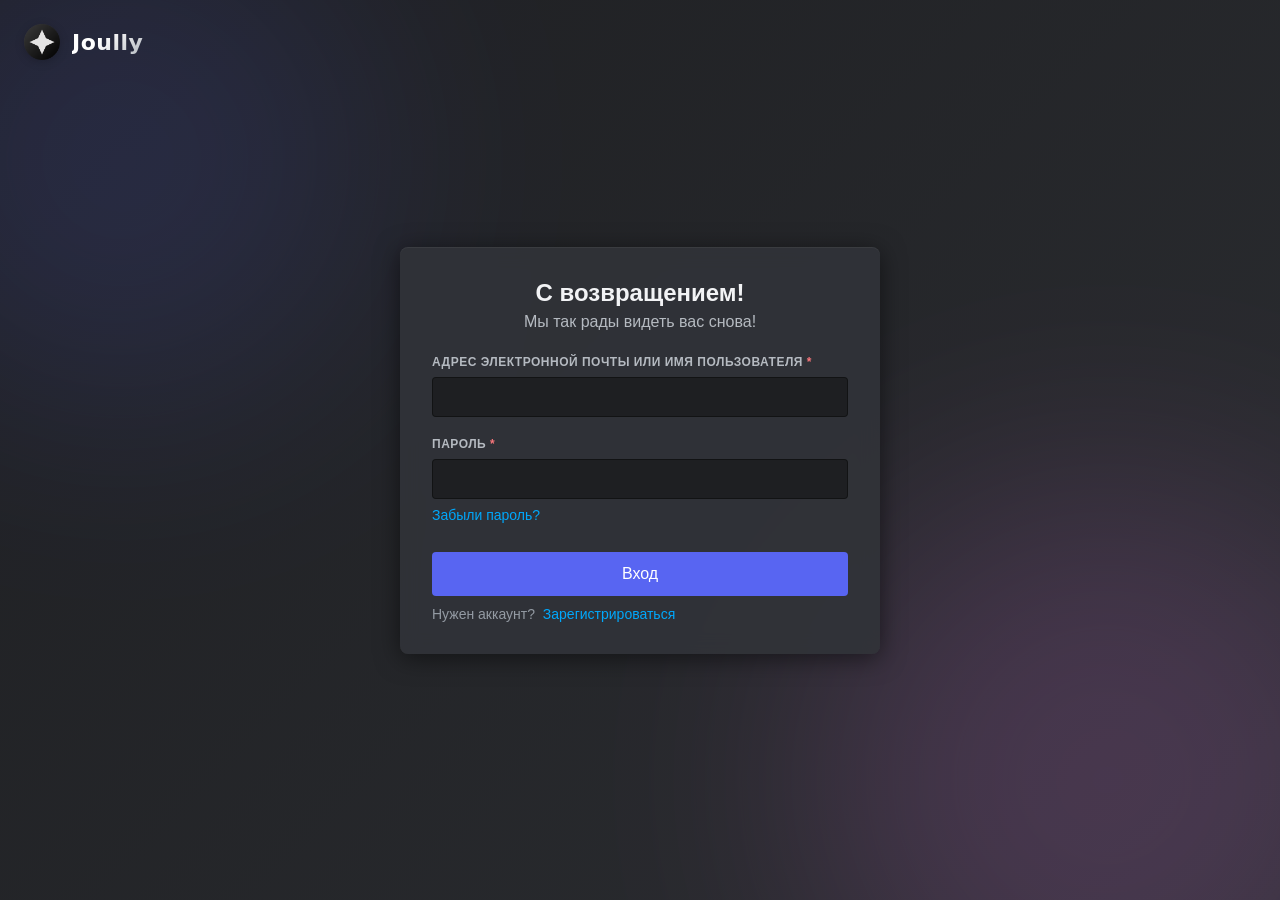
<file: index.html>
<!DOCTYPE html>
<html lang="ru">
<head>
  <meta charset="UTF-8">
  <meta name="viewport" content="width=device-width, initial-scale=1.0">
  <title>Joully | Авторизация</title>
  <link rel="stylesheet" href="css/login.css">
</head>
<body>

  <!-- Фон Discord -->
  <div class="discord-bg-wrapper">
    <div class="bg-blur-sphere sphere-1"></div>
    <div class="bg-blur-sphere sphere-2"></div>
    <div class="discord-artwork-overlay"></div>
  </div>

  <!-- Брендинг в углу -->
  <div class="top-left-brand">
    <img src="images/logo.png" alt="Joully Logo" class="brand-logo">
    <span class="brand-text">Joully</span>
  </div>

  <!-- Окно авторизации -->
  <div class="auth-card" id="authContainer">
    
    <!-- ФОРМА 1: ВХОД -->
    <div class="auth-form-container" id="loginSection">
      <div class="auth-header">
        <h2>С возвращением!</h2>
        <p>Мы так рады видеть вас снова!</p>
      </div>

      <form class="auth-form" id="loginForm">
        <div class="input-group">
          <label for="email">Адрес электронной почты или имя пользователя <span class="required">*</span></label>
          <input type="text" id="email" autocomplete="off" required>
        </div>

        <div class="input-group">
          <label for="password">Пароль <span class="required">*</span></label>
          <input type="password" id="password" required>
          <a href="#" class="forgot-link">Забыли пароль?</a>
        </div>

        <button type="submit" class="submit-btn">Вход</button>

        <div class="auth-footer">
          <span>Нужен аккаунт?</span>
          <a href="#" class="register-link" id="toRegisterBtn">Зарегистрироваться</a>
        </div>
      </form>
    </div>

    <!-- ФОРМА 2: РЕГИСТРАЦИЯ -->
    <div class="auth-form-container hidden" id="registerSection">
      <div class="auth-header">
        <h2>Создать учетную запись</h2>
      </div>

      <form class="auth-form" id="registerForm">
        <div class="input-group">
          <label for="reg-email">Email <span class="required">*</span></label>
          <input type="email" id="reg-email" autocomplete="off" required>
        </div>

        <div class="input-group">
          <label for="reg-username">Имя пользователя <span class="required">*</span></label>
          <input type="text" id="reg-username" autocomplete="off" required>
        </div>

        <div class="input-group">
          <label for="reg-password">Пароль <span class="required">*</span></label>
          <input type="password" id="reg-password" required>
        </div>

        <button type="submit" class="submit-btn">Продолжить</button>

        <div class="auth-footer">
          <a href="#" class="register-link" id="toLoginBtn">Уже есть аккаунт?</a>
        </div>
      </form>
    </div>

  </div>

  <script src="js/login.js"></script>
</body>
</html>
</file>
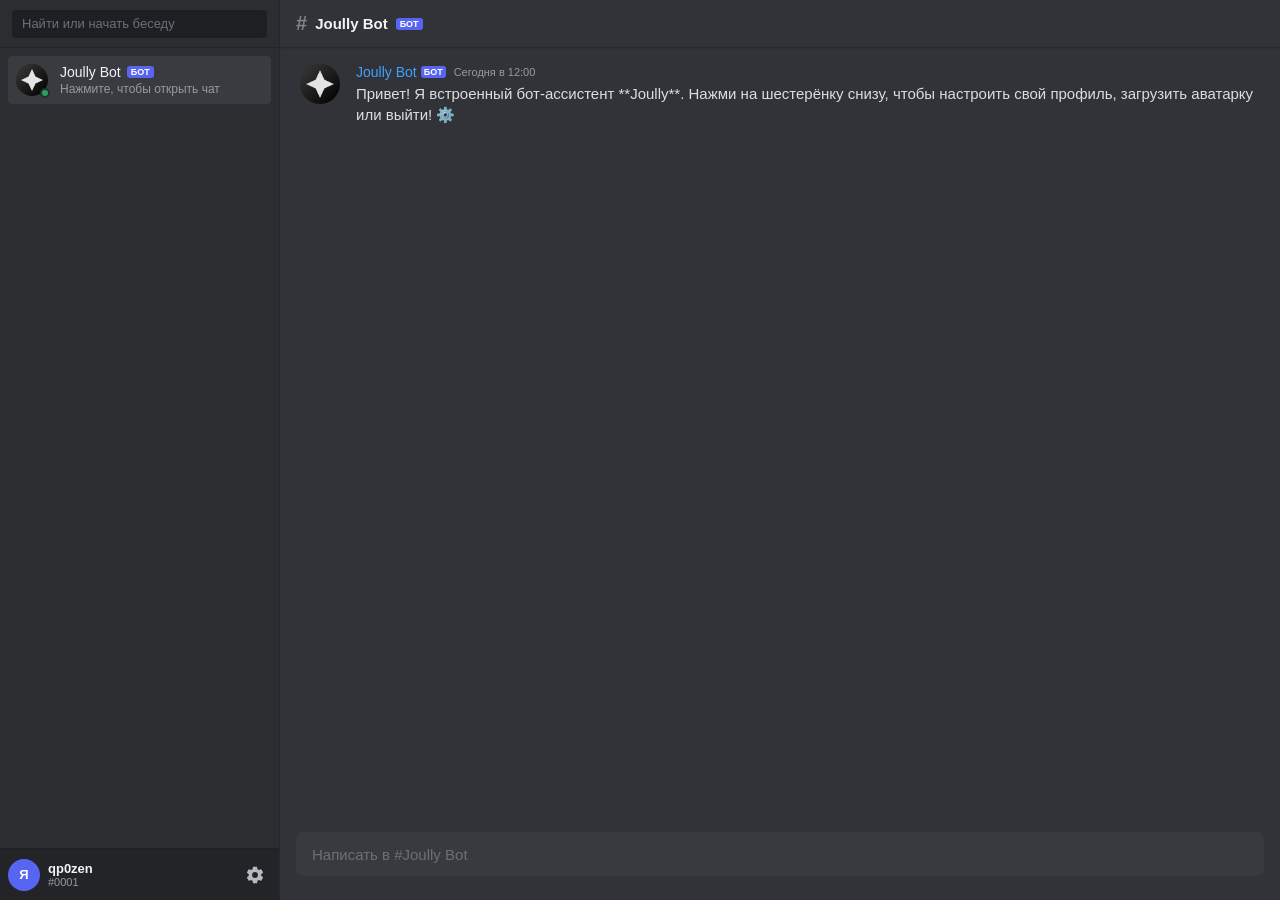
<file: chat.html>
<!DOCTYPE html>
<html lang="ru">
<head>
  <meta charset="UTF-8">
  <meta name="viewport" content="width=device-width, initial-scale=1.0">
  <title>Joully | Чат</title>
  <link rel="stylesheet" href="css/chat.css">
  <style>
    body {
      background-color: #313338;
      display: block;
    }
    .chat-interface {
      position: static;
      width: 100vw;
      height: 100vh;
      display: flex;
    }
  </style>
</head>
<body>

  <div class="chat-interface">
    
    <aside class="chat-sidebar">
          <div class="sidebar-search" style="position: relative;">
            <!-- Добавили id="searchBarInput" -->
            <input type="text" id="searchBarInput" placeholder="Найти или начать беседу" autocomplete="off">
            
            <!-- НОВЫЙ БЛОК: Выпадающий список результатов поиска -->
            <div class="search-results-dropdown hidden" id="searchResults"></div>
          </div>
          
          <!-- Список активных чатов (Сюда будут добавляться найденные люди) -->
          <div class="channels-list" id="chatsListContainer">
            <!-- Бот Joully всегда на первом месте -->
            <div class="channel-item active" data-receiver="joully_bot">
              <div class="bot-avatar-wrapper">
                <img src="images/logo.png" alt="Joully Bot" class="bot-avatar">
                <span class="status-online"></span>
              </div>
              <div class="channel-info">
                <div class="channel-name-row">
                  <span class="channel-name" id="chatWindowTargetName">Joully Bot</span>
                  <span class="bot-badge">БОТ</span>
                </div>
                <span class="channel-preview">Нажмите, чтобы открыть чат</span>
              </div>
            </div>
          </div>
    
          <!-- Панель профиля пользователя -->
          <div class="sidebar-profile">
            <div class="profile-info">
              <div class="profile-avatar" id="userProfileAvatar">Я</div>
              <div class="profile-meta">
                <span class="profile-username" id="userProfileName">qp0zen</span>
                <span class="profile-status" id="userProfileAbout">#0001</span>
              </div>
            </div>
            <button class="settings-btn" id="openSettingsBtn" title="Настройки">
              <svg viewBox="0 0 24 24"><path fill="currentColor" d="M19.43,12.98C19.47,12.66 19.5,12.34 19.5,12C19.5,11.66 19.47,11.34 19.43,11.02L21.54,9.37C21.73,9.22 21.78,8.95 21.66,8.73L19.66,5.27C19.54,5.05 19.27,4.97 19.05,5.05L16.56,6.05C16.04,5.65 15.48,5.32 14.87,5.07L14.49,2.42C14.46,2.18 14.25,2 14,2H10C9.75,2 9.54,2.18 9.51,2.42L9.13,5.07C8.52,5.32 7.96,5.66 7.44,6.05L4.95,5.05C4.73,4.97 4.46,5.05 4.34,5.27L2.34,8.73C2.21,8.95 2.27,9.22 2.46,9.37L4.57,11.02C4.53,11.34 4.5,11.67 4.5,12C4.5,12.33 4.53,12.66 4.57,12.98L2.46,14.63C2.27,14.78 2.21,15.05 2.34,15.27L4.34,18.73C4.46,18.95 4.73,19.03 4.95,18.95L7.44,17.95C7.96,18.35 8.52,18.68 9.13,18.93L9.51,21.58C9.54,21.82 9.75,22 10,22H14C14.25,22 14.46,21.82 14.49,21.58L14.87,18.93C15.48,18.68 16.04,18.34 16.56,17.95L19.05,18.95C19.27,19.03 19.54,18.95 19.66,18.73L21.66,15.27C21.78,15.05 21.73,14.78 21.54,14.63L19.43,12.98M12,15.5A3.5,3.5 0 0,1 8.5,12A3.5,3.5 0 0,1 12,8.5A3.5,3.5 0 0,1 15.5,12A3.5,3.5 0 0,1 12,15.5Z" /></svg>
            </button>
          </div>
    </aside>    

    <!-- Окно чата -->
    <main class="chat-window">
      <header class="chat-topbar">
        <div class="topbar-user">
          <span class="hashtag">#</span>
          <h4>Joully Bot</h4>
          <span class="bot-badge">БОТ</span>
        </div>
      </header>

      <div class="messages-viewport" id="messagesViewport">
        <div class="chat-message">
          <div class="msg-avatar-area">
            <img src="images/logo.png" alt="Joully" class="msg-avatar">
          </div>
          <div class="msg-body">
            <div class="msg-meta">
              <span class="msg-author bot">Joully Bot</span>
              <span class="msg-bot-tag">БОТ</span>
              <span class="msg-time">Сегодня в 12:00</span>
            </div>
            <div class="msg-text">
              Привет! Я встроенный бот-ассистент **Joully**. Нажми на шестерёнку снизу, чтобы настроить свой профиль, загрузить аватарку или выйти! ⚙️
            </div>
          </div>
        </div>
      </div>

      <footer class="chat-input-area">
        <form class="message-input-form" id="messageForm">
          <input type="text" id="messageInput" placeholder="Написать в #Joully Bot" autocomplete="off">
        </form>
      </footer>
    </main>

  </div>

  <!-- ==========================================
     МОДАЛЬНОЕ ОКНО НАСТРОЕК (НОВОЕ)
     ========================================== -->
  <div class="settings-modal modal-hidden" id="settingsModal">
    <div class="modal-card">
      <header class="modal-header">
        <h3>Настройки пользователя</h3>
        <button class="close-modal-btn" id="closeSettingsBtn">&times;</button>
      </header>
      
      <div class="modal-body">
        <!-- Секция аватарки -->
        <div class="settings-avatar-section">
          <div class="avatar-preview-container">
            <div class="modal-avatar-preview" id="modalAvatarPreview">Я</div>
          </div>
          <div class="avatar-upload-controls">
            <label for="avatarInput" class="upload-btn">Выбрать аватарку</label>
            <input type="file" id="avatarInput" accept="image/*" style="display: none;">
            <p class="upload-hint">Рекомендуемый размер: 128x128px</p>
          </div>
        </div>

        <!-- Поля настроек -->
        <div class="settings-inputs">
          <div class="modal-input-group">
            <label>О себе (Описание)</label>
            <input type="text" id="aboutInput" placeholder="Расскажите о себе..." autocomplete="off">
          </div>
        </div>
      </div>

      <footer class="modal-footer">
        <button class="logout-btn" id="logoutBtn">Выйти из аккаунта</button>
        <button class="save-btn" id="saveSettingsBtn">Сохранить</button>
      </footer>
    </div>
  </div>

  <script src="js/chat.js"></script>
</body>
</html>
</file>
<file: css/login.css>
/* ==========================================
   1. ПЕРЕМЕННЫЕ И НАСТРОЙКИ ПО УМОЛЧАНИЮ
   ========================================== */
   :root {
    --dc-card-bg: rgba(49, 51, 56, 0.93); 
    --dc-input-bg: #1e1f22;
    --dc-btn-blurple: #5865f2;
    --dc-btn-hover: #4752c4;
    --dc-text-header: #f2f3f5;
    --dc-text-sub: #b5bac1;
    --dc-link-blue: #00a8fc;
    --dc-required-red: #fa777c;
  }
  
  * {
    margin: 0;
    padding: 0;
    box-sizing: border-box;
    font-family: "gg sans", "Noto Sans", "Helvetica Neue", Helvetica, Arial, sans-serif;
  }
  
  body {
    background-color: #1e1f22;
    height: 100vh;
    display: flex;
    justify-content: center;
    align-items: center;
    overflow: hidden;
    position: relative;
  }
  
  /* ==========================================
     2. КРАСИВЫЙ АНИМИРОВАННЫЙ ФОН ДИСКОРДА
     ========================================= */
  .discord-bg-wrapper {
    position: absolute;
    top: 0;
    left: 0;
    width: 100%;
    height: 100%;
    background: linear-gradient(135deg, #1e1f22 0%, #2b2d31 100%);
    z-index: 1;
    overflow: hidden;
  }
  
  .discord-artwork-overlay {
    position: absolute;
    width: 100%;
    height: 100%;
    background-image: url('https://website-files.com'), 
                      url('https://website-files.com');
    background-position: left bottom, right bottom;
    background-repeat: no-repeat;
    background-size: 350px, 380px; 
    opacity: 0.8;
    filter: drop-shadow(0 10px 20px rgba(0,0,0,0.5));
  }
  
  .bg-blur-sphere {
    position: absolute;
    border-radius: 50%;
    filter: blur(120px);
    opacity: 0.15;
    animation: floatAnimation 12s infinite alternate ease-in-out;
  }
  
  .sphere-1 {
    width: 500px;
    height: 500px;
    background: var(--dc-btn-blurple);
    top: -10%;
    left: -10%;
  }
  
  .sphere-2 {
    width: 600px;
    height: 600px;
    background: #f47fff; 
    bottom: -20%;
    right: -10%;
    animation-delay: -4s;
  }
  
  @keyframes floatAnimation {
    0% { transform: translateY(0) scale(1); }
    100% { transform: translateY(40px) scale(1.15); }
  }
  
  /* ==========================================
     3. БРЕНДИНГ В ЛЕВОМ ВЕРХНЕМ УГЛУ
     ========================================== */
  .top-left-brand {
    position: absolute;
    top: 24px;
    left: 24px;
    display: flex;
    align-items: center;
    gap: 12px;
    z-index: 10;
    user-select: none;
    cursor: pointer;
    transition: transform 0.2s ease;
  }
  
  .top-left-brand:hover {
    transform: translateY(-1px);
  }
  
  .brand-logo {
    width: 36px;
    height: 36px;
    object-fit: contain;
    filter: drop-shadow(0px 2px 4px rgba(0,0,0,0.2));
  }
  
  .brand-text {
    color: var(--dc-text-header);
    font-size: 22px;
    font-weight: 800;
    letter-spacing: 0.5px;
    /* Глубокий футуристичный шрифт, встроенный в современные системы */
    font-family: "Cabinet Grotesk", "Inter", system-ui, sans-serif;
    background: linear-gradient(135deg, #ffffff 40%, #b5bac1 100%);
    -webkit-background-clip: text;
    -webkit-text-fill-color: transparent;
  }
  
  /* ==========================================
     4. КАРТОЧКА АВТОРИЗАЦИИ (БЕЗ QR)
     ========================================== */
  @keyframes discordFadeIn {
    0% {
      opacity: 0;
      transform: scale(0.96) translateY(20px);
    }
    100% {
      opacity: 1;
      transform: scale(1) translateY(0);
    }
  }
  
  .auth-card {
    background-color: var(--dc-card-bg);
    backdrop-filter: blur(10px); 
    -webkit-backdrop-filter: blur(10px);
    width: 480px; /* Сузили карточку, так как QR больше нет */
    padding: 32px;
    border-radius: 8px;
    box-shadow: 0 4px 25px rgba(0, 0, 0, 0.5), inset 0 1px 0 rgba(255,255,255,0.05);
    animation: discordFadeIn 0.4s cubic-bezier(0.1, 0.9, 0.2, 1) forwards;
    user-select: none;
    z-index: 5;
  }
  
  .auth-form-container {
    width: 100%;
  }
  
  /* Текст заголовков */
  .auth-header {
    text-align: center;
    margin-bottom: 24px;
  }
  
  .auth-header h2 {
    color: var(--dc-text-header);
    font-size: 24px;
    font-weight: 600;
    margin-bottom: 6px;
  }
  
  .auth-header p {
    color: var(--dc-text-sub);
    font-size: 16px;
  }
  
  /* Поля формы */
  .input-group {
    margin-bottom: 20px;
  }
  
  .input-group label {
    display: block;
    color: var(--dc-text-sub);
    font-size: 12px;
    font-weight: 700;
    text-transform: uppercase;
    margin-bottom: 8px;
    letter-spacing: 0.5px;
  }
  
  .input-group .required {
    color: var(--dc-required-red);
  }
  
  .input-group input {
    width: 100%;
    height: 40px;
    padding: 10px;
    background-color: var(--dc-input-bg);
    border: 1px solid rgba(0, 0, 0, 0.4);
    border-radius: 4px;
    color: var(--dc-text-header);
    font-size: 16px;
    outline: none;
    transition: border-color 0.2s ease, box-shadow 0.2s ease;
  }
  
  .input-group input:focus {
    border-color: var(--dc-btn-blurple);
    box-shadow: 0 0 0 2px rgba(88, 101, 242, 0.2);
  }
  
  .forgot-link {
    display: inline-block;
    color: var(--dc-link-blue);
    font-size: 14px;
    text-decoration: none;
    margin-top: 8px;
    transition: opacity 0.2s;
  }
  
  .forgot-link:hover {
    text-decoration: underline;
  }
  
  /* Кнопка */
  .submit-btn {
    width: 100%;
    height: 44px;
    background-color: var(--dc-btn-blurple);
    color: #ffffff;
    border: none;
    border-radius: 4px;
    font-size: 16px;
    font-weight: 500;
    cursor: pointer;
    margin-top: 8px;
    margin-bottom: 10px;
    transition: background-color 0.2s ease, transform 0.1s ease, box-shadow 0.2s ease;
  }
  
  .submit-btn:hover {
    background-color: var(--dc-btn-hover);
    box-shadow: 0 4px 12px rgba(88, 101, 242, 0.3);
  }
  
  .submit-btn:active {
    transform: scale(0.98);
  }
  
  .auth-footer {
    font-size: 14px;
  }
  
  .auth-footer span {
    color: #949ba4;
  }
  
  .register-link {
    color: var(--dc-link-blue);
    text-decoration: none;
    margin-left: 4px;
  }
  
  .register-link:hover {
    text-decoration: underline;
  }
  
  /* ==========================================
     5. АДАПТИВНОСТЬ
     ========================================== */
  @media (max-width: 930px) {
    .discord-artwork-overlay {
      display: none;
    }
  }
  
  @media (max-width: 480px) {
    .auth-card {
      width: 90%;
      padding: 24px;
    }
    .top-left-brand {
      top: 16px;
      left: 16px;
    }
    .brand-text {
      font-size: 18px;
    }
  }

  /* Класс для скрытия элементов с плавной прозрачностью */
.auth-form-container {
  opacity: 1;
  transition: opacity 0.25s ease, transform 0.25s ease;
}

.auth-form-container.hidden {
  display: none;
  opacity: 0;
  transform: scale(0.95);
}
</file>
<file: css/chat.css>
/* ==========================================
   1. ПЕРЕМЕННЫЕ И БАЗОВЫЙ СБРОС (ТЕМА DISCORD)
   ========================================== */
   :root {
    --dc-main-bg: #313338;       
    --dc-sidebar-bg: #2b2d31;    
    --dc-search-bg: #1e1f22;     
    --dc-input-bg: #383a40;      
    --dc-blurple: #5865f2;       
    --dc-text-light: #f2f3f5;    
    --dc-text-muted: #949ba4;    
    --dc-text-chat: #dbdee1;     
    --dc-online: #23a55a;        
  }
  
  * {
    margin: 0;
    padding: 0;
    box-sizing: border-box;
    font-family: "gg sans", "Noto Sans", "Helvetica Neue", Helvetica, Arial, sans-serif;
  }
  
  body {
    background-color: var(--dc-main-bg);
    height: 100vh;
    width: 100vw;
    overflow: hidden;
  }
  
  /* ==========================================
     2. ГЛАВНЫЙ КОНТЕЙНЕР ИНТЕРФЕЙСА
     ========================================== */
  .chat-interface {
    display: flex;
    width: 100vw;
    height: 100vh;
    opacity: 0;
    animation: chatFadeIn 0.4s cubic-bezier(0.1, 0.9, 0.2, 1) forwards;
  }
  
  @keyframes chatFadeIn {
    0% {
      opacity: 0;
      transform: scale(1.02);
    }
    100% {
      opacity: 1;
      transform: scale(1);
    }
  }
  
  /* ==========================================
     3. БОКОВАЯ ПАНЕЛЬ (СПИСОК КАНАЛОВ / БОТОВ)
     ========================================== */
  .chat-sidebar {
    width: 280px; /* Расширенная боковая панель по твоей просьбе */
    background-color: var(--dc-sidebar-bg);
    display: flex;
    flex-direction: column;
    user-select: none;
    border-right: 1px solid rgba(0, 0, 0, 0.1);
  }
  
  .sidebar-search {
    padding: 12px;
    height: 48px;
    display: flex;
    align-items: center;
    border-bottom: 1px solid rgba(0, 0, 0, 0.2);
  }
  
  .sidebar-search input {
    width: 100%;
    height: 28px;
    background-color: var(--dc-search-bg);
    border: none;
    border-radius: 4px;
    color: var(--dc-text-light);
    padding: 0 10px;
    font-size: 13px;
    outline: none;
    transition: background-color 0.2s ease;
  }
  
  .sidebar-search input::placeholder {
    color: #6d6f78;
  }
  
  .channels-list {
    flex: 1;
    padding: 8px;
    overflow-y: auto;
  }
  
  .channel-item {
    display: flex;
    align-items: center;
    padding: 8px;
    border-radius: 4px;
    cursor: pointer;
    margin-bottom: 2px;
    transition: background-color 0.15s ease;
  }
  
  .channel-item:hover {
    background-color: rgba(78, 80, 88, 0.2);
  }
  
  .channel-item.active {
    background-color: rgba(78, 80, 88, 0.4);
  }
  
  .bot-avatar-wrapper {
    position: relative;
    margin-right: 12px;
    display: flex;
    align-items: center;
  }
  
  .bot-avatar {
    width: 32px;
    height: 32px;
    border-radius: 50%;
    background-color: var(--dc-search-bg);
    object-fit: contain;
  }
  
  .status-online {
    position: absolute;
    width: 10px;
    height: 10px;
    background-color: var(--dc-online);
    border-radius: 50%;
    bottom: -2px;
    right: -2px;
    border: 2px solid var(--dc-sidebar-bg);
  }
  
  .channel-info {
    display: flex;
    flex-direction: column;
    overflow: hidden;
  }
  
  .channel-name-row {
    display: flex;
    align-items: center;
    gap: 6px;
    margin-bottom: 2px;
  }
  
  .channel-name {
    color: var(--dc-text-light);
    font-size: 14px;
    font-weight: 500;
  }
  
  .bot-badge {
    background-color: var(--dc-blurple);
    color: #ffffff;
    font-size: 9px;
    font-weight: 700;
    padding: 1px 4px;
    border-radius: 3px;
  }
  
  .channel-preview {
    color: var(--dc-text-muted);
    font-size: 12px;
    white-space: nowrap;
    overflow: hidden;
    text-overflow: ellipsis;
  }
  
  /* ==========================================
     4. ОСНОВНОЕ ОКНО ЧАТА И ШАПКА
     ========================================== */
  .chat-window {
    flex: 1;
    display: flex;
    flex-direction: column;
    background-color: var(--dc-main-bg);
  }
  
  .chat-topbar {
    height: 48px;
    padding: 0 16px;
    display: flex;
    align-items: center;
    border-bottom: 1px solid rgba(0, 0, 0, 0.2);
    box-shadow: 0 1px 2px rgba(0,0,0,0.1);
    user-select: none;
  }
  
  .topbar-user {
    display: flex;
    align-items: center;
    gap: 8px;
  }
  
  .hashtag {
    color: #80848e;
    font-size: 20px;
    font-weight: 600;
  }
  
  .topbar-user h4 {
    color: var(--dc-text-light);
    font-size: 15px;
    font-weight: 600;
  }
  
  /* ==========================================
     5. ВЬЮПОРТ СООБЩЕНИЙ (ЛЕНТА)
     ========================================== */
  .messages-viewport {
    flex: 1;
    padding: 16px 20px;
    overflow-y: auto;
    display: flex;
    flex-direction: column;
    gap: 18px;
  }
  
  .messages-viewport::-webkit-scrollbar {
    width: 8px;
  }
  .messages-viewport::-webkit-scrollbar-track {
    background: transparent;
  }
  .messages-viewport::-webkit-scrollbar-thumb {
    background: #1e1f22;
    border-radius: 4px;
  }
  
  .chat-message {
    display: flex;
    align-items: flex-start;
    animation: msgAppear 0.2s ease-out forwards;
  }
  
  @keyframes msgAppear {
    0% { opacity: 0; transform: translateY(4px); }
    100% { opacity: 1; transform: translateY(0); }
  }
  
  .msg-avatar-area {
    margin-right: 16px;
    flex-shrink: 0;
  }
  
  .msg-avatar {
    width: 40px;
    height: 40px;
    border-radius: 50%;
    background-color: var(--dc-search-bg);
    object-fit: contain;
  }
  
  .msg-body {
    display: flex;
    flex-direction: column;
  }
  
  .msg-meta {
    display: flex;
    align-items: center;
    margin-bottom: 4px;
  }
  
  .msg-author {
    color: var(--dc-text-light);
    font-size: 14px;
    font-weight: 500;
    margin-right: 4px;
  }
  
  .msg-author.bot {
    color: #40a0ff; 
  }
  
  .msg-bot-tag {
    background-color: var(--dc-blurple);
    color: #ffffff;
    font-size: 9px;
    font-weight: 700;
    padding: 1px 3px;
    border-radius: 3px;
    margin-right: 8px;
    user-select: none;
  }
  
  .msg-time {
    color: var(--dc-text-muted);
    font-size: 11px;
    user-select: none;
  }
  
  .msg-text {
    color: var(--dc-text-chat);
    font-size: 15px;
    line-height: 1.375;
    word-break: break-word; 
  }
  
  /* ==========================================
     6. НИЖНЯЯ ПАНЕЛЬ ВВОДА СООБЩЕНИЯ
     ========================================== */
  .chat-input-area {
    padding: 0 16px 24px 16px;
  }
  
  .message-input-form input {
    width: 100%;
    height: 44px;
    background-color: var(--dc-input-bg);
    border: none;
    border-radius: 8px;
    color: var(--dc-text-chat);
    padding: 0 16px;
    font-size: 15px;
    outline: none;
    transition: background-color 0.2s ease;
  }
  
  .message-input-form input:focus {
    background-color: #404249; 
  }
  
  .message-input-form input::placeholder {
    color: #6d6f78;
  }
  
  /* ==========================================
     7. ПАНЕЛЬ ПРОФИЛЯ ПОЛЬЗОВАТЕЛЯ (НИЗ СИДБАРА)
     ========================================== */
  .sidebar-profile {
    height: 52px;
    background-color: #232428; 
    padding: 0 8px;
    display: flex;
    align-items: center;
    justify-content: space-between;
    margin-top: auto; 
    user-select: none;
    border-top: 1px solid rgba(0, 0, 0, 0.1);
  }
  
  .profile-info {
    display: flex;
    align-items: center;
    gap: 8px;
    overflow: hidden;
    max-width: 200px;
  }
  
  .profile-avatar {
    width: 32px;
    height: 32px;
    border-radius: 50%;
    background-color: var(--dc-blurple);
    color: #ffffff;
    font-weight: bold;
    font-size: 13px;
    display: flex;
    align-items: center;
    justify-content: center;
    text-transform: uppercase;
    flex-shrink: 0;
  }
  
  .profile-meta {
    display: flex;
    flex-direction: column;
    overflow: hidden;
  }
  
  .profile-username {
    color: var(--dc-text-light);
    font-size: 13px;
    font-weight: 600;
    white-space: nowrap;
    overflow: hidden;
    text-overflow: ellipsis;
  }
  
  .profile-status {
    color: var(--dc-text-muted);
    font-size: 11px;
    line-height: 13px;
  }
  
  .settings-btn {
    width: 32px;
    height: 32px;
    background: transparent;
    border: none;
    border-radius: 4px;
    color: #b5bac1;
    cursor: pointer;
    display: flex;
    align-items: center;
    justify-content: center;
    transition: background-color 0.15s ease, color 0.15s ease;
  }
  
  .settings-btn:hover {
    background-color: rgba(78, 80, 88, 0.3);
    color: var(--dc-text-light);
  }
  
  .settings-btn svg {
    width: 20px;
    height: 20px;
    transition: transform 0.4s cubic-bezier(0.1, 0.9, 0.2, 1);
  }
  
  .settings-btn:hover svg {
    transform: rotate(45deg);
  }
  
  .settings-btn:active svg {
    transform: scale(0.9) rotate(30deg);
  }
  
  /* ==========================================
   8. МОДАЛЬНОЕ ОКНО НАСТРОЕК (ДИСКОРД ТЕМА)
   ========================================== */
.settings-modal {
    position: fixed;
    top: 0;
    left: 0;
    width: 100vw;
    height: 100vh;
    background-color: rgba(0, 0, 0, 0.7);
    backdrop-filter: blur(5px);
    -webkit-backdrop-filter: blur(5px);
    display: flex;
    align-items: center;
    justify-content: center;
    z-index: 100;
    opacity: 1;
    transition: opacity 0.25s ease;
  }
  
  .settings-modal.modal-hidden {
    display: none !important;
    opacity: 0;
  }
  
  .modal-card {
    background-color: #313338;
    width: 480px;
    border-radius: 8px;
    box-shadow: 0 8px 24px rgba(0, 0, 0, 0.5);
    display: flex;
    flex-direction: column;
    overflow: hidden;
    animation: modalScaleUp 0.2s cubic-bezier(0.1, 0.9, 0.2, 1) forwards;
  }
  
  @keyframes modalScaleUp {
    0% { transform: scale(0.93) translateY(10px); }
    100% { transform: scale(1) translateY(0); }
  }
  
  .modal-header {
    padding: 16px;
    background-color: #2b2d31;
    display: flex;
    align-items: center;
    justify-content: space-between;
    border-bottom: 1px solid rgba(0, 0, 0, 0.2);
  }
  
  .modal-header h3 {
    color: var(--dc-text-light);
    font-size: 16px;
    font-weight: 600;
  }
  
  .close-modal-btn {
    background: transparent;
    border: none;
    color: var(--dc-text-muted);
    font-size: 26px;
    cursor: pointer;
    line-height: 20px;
    transition: color 0.15s;
  }
  
  .close-modal-btn:hover {
    color: var(--dc-text-light);
  }
  
  .modal-body {
    padding: 24px;
    display: flex;
    flex-direction: column;
    gap: 20px;
  }
  
  /* Секция аватарки внутри модалки */
  .settings-avatar-section {
    display: flex;
    align-items: center;
    gap: 20px;
    background-color: #2b2d31;
    padding: 16px;
    border-radius: 8px;
  }
  
  .avatar-preview-container {
    position: relative;
  }
  
  .modal-avatar-preview {
    width: 80px;
    height: 80px;
    border-radius: 50%;
    background-color: var(--dc-blurple);
    color: #ffffff;
    font-weight: bold;
    font-size: 28px;
    display: flex;
    align-items: center;
    justify-content: center;
    text-transform: uppercase;
    overflow: hidden;
    background-size: cover;
    background-position: center;
  }
  
  .avatar-upload-controls {
    display: flex;
    flex-direction: column;
    gap: 6px;
  }
  
  .upload-btn {
    background-color: var(--dc-blurple);
    color: white;
    padding: 8px 16px;
    font-size: 14px;
    font-weight: 500;
    border-radius: 4px;
    cursor: pointer;
    text-align: center;
    transition: background-color 0.15s;
  }
  
  .upload-btn:hover {
    background-color: #4752c4;
  }
  
  .upload-hint {
    color: var(--dc-text-muted);
    font-size: 12px;
  }
  
  /* Поля ввода в модалке */
  .modal-input-group {
    display: flex;
    flex-direction: column;
    gap: 8px;
  }
  
  .modal-input-group label {
    color: var(--dc-text-muted);
    font-size: 12px;
    font-weight: 700;
    text-transform: uppercase;
  }
  
  .modal-input-group input {
    width: 100%;
    height: 40px;
    background-color: #1e1f22;
    border: 1px solid rgba(0, 0, 0, 0.3);
    border-radius: 4px;
    color: var(--dc-text-light);
    padding: 0 12px;
    font-size: 15px;
    outline: none;
  }
  
  .modal-input-group input:focus {
    border-color: var(--dc-blurple);
  }
  
  /* Футер модалки */
  .modal-footer {
    padding: 16px;
    background-color: #2b2d31;
    display: flex;
    align-items: center;
    justify-content: space-between;
    border-top: 1px solid rgba(0, 0, 0, 0.2);
  }
  
  .save-btn {
    background-color: #23a55a;
    color: white;
    border: none;
    padding: 8px 20px;
    font-size: 14px;
    font-weight: 500;
    border-radius: 4px;
    cursor: pointer;
    transition: background-color 0.15s;
  }
  
  .save-btn:hover {
    background-color: #1a7f43;
  }
  
  .logout-btn {
    background: transparent;
    border: 1px solid #da373c;
    color: #da373c;
    padding: 8px 16px;
    font-size: 14px;
    font-weight: 500;
    border-radius: 4px;
    cursor: pointer;
    transition: background-color 0.15s, color 0.15s;
  }
  
  .logout-btn:hover {
    background-color: #da373c;
    color: white;
  }

  /* ==========================================
   9. СТИЛИ ДЛЯ ВЫПАДАЮЩЕГО ПОИСКА ЮЗЕРОВ
   ========================================== */
.search-results-dropdown {
    position: absolute;
    top: 44px;
    left: 12px;
    width: calc(100% - 24px);
    background-color: #111214;
    border-radius: 4px;
    box-shadow: 0 4px 12px rgba(0,0,0,0.5);
    z-index: 200;
    max-height: 250px;
    overflow-y: auto;
    padding: 4px;
  }
  
  .search-results-dropdown.hidden {
    display: none !important;
  }
  
  .search-result-user {
    display: flex;
    align-items: center;
    padding: 6px 8px;
    border-radius: 3px;
    cursor: pointer;
    transition: background-color 0.1s ease;
  }
  
  .search-result-user:hover {
    background-color: var(--dc-blurple);
  }
  
  .search-avatar {
    width: 24px;
    height: 24px;
    border-radius: 50%;
    background-color: #2b2d31;
    margin-right: 8px;
    display: flex;
    align-items: center;
    justify-content: center;
    color: white;
    font-size: 11px;
    font-weight: bold;
    text-transform: uppercase;
    background-size: cover;
    background-position: center;
  }
  
  .search-name {
    color: var(--dc-text-light);
    font-size: 13px;
    font-weight: 500;
  }
</file>
